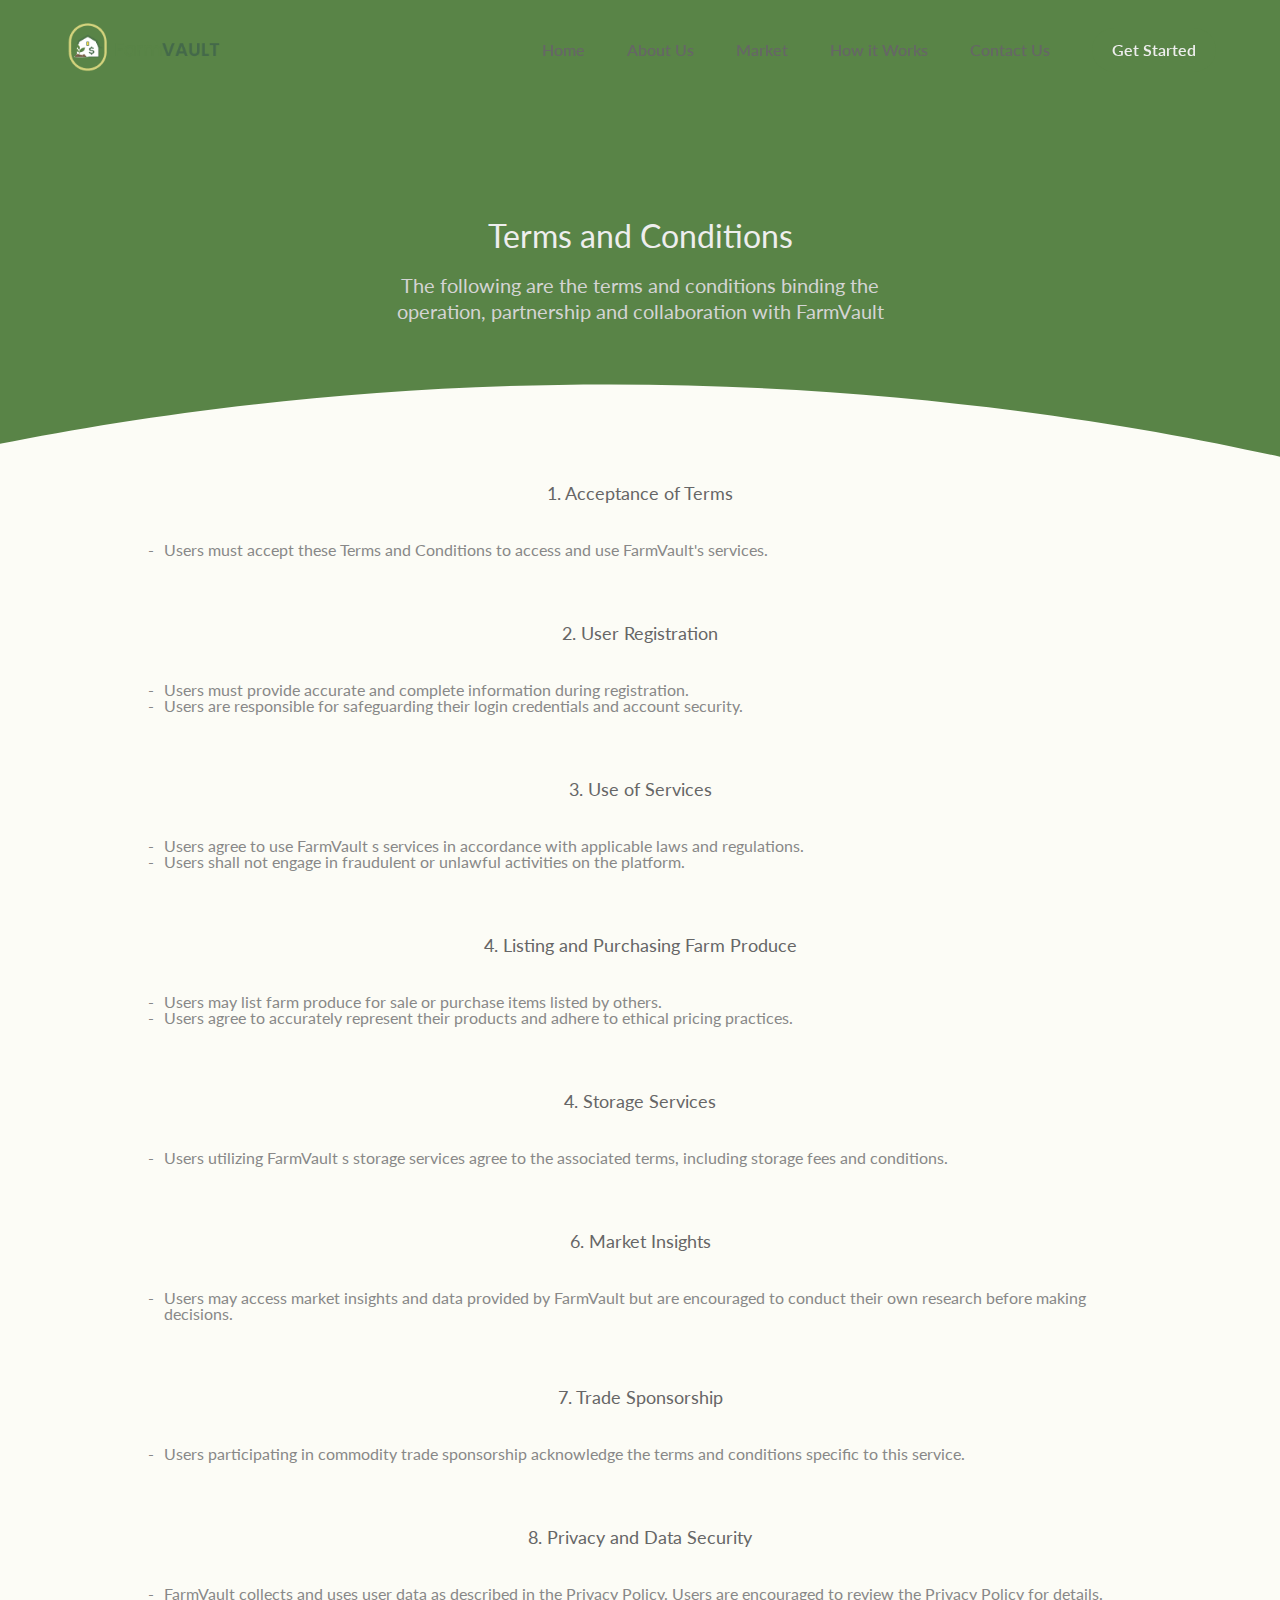
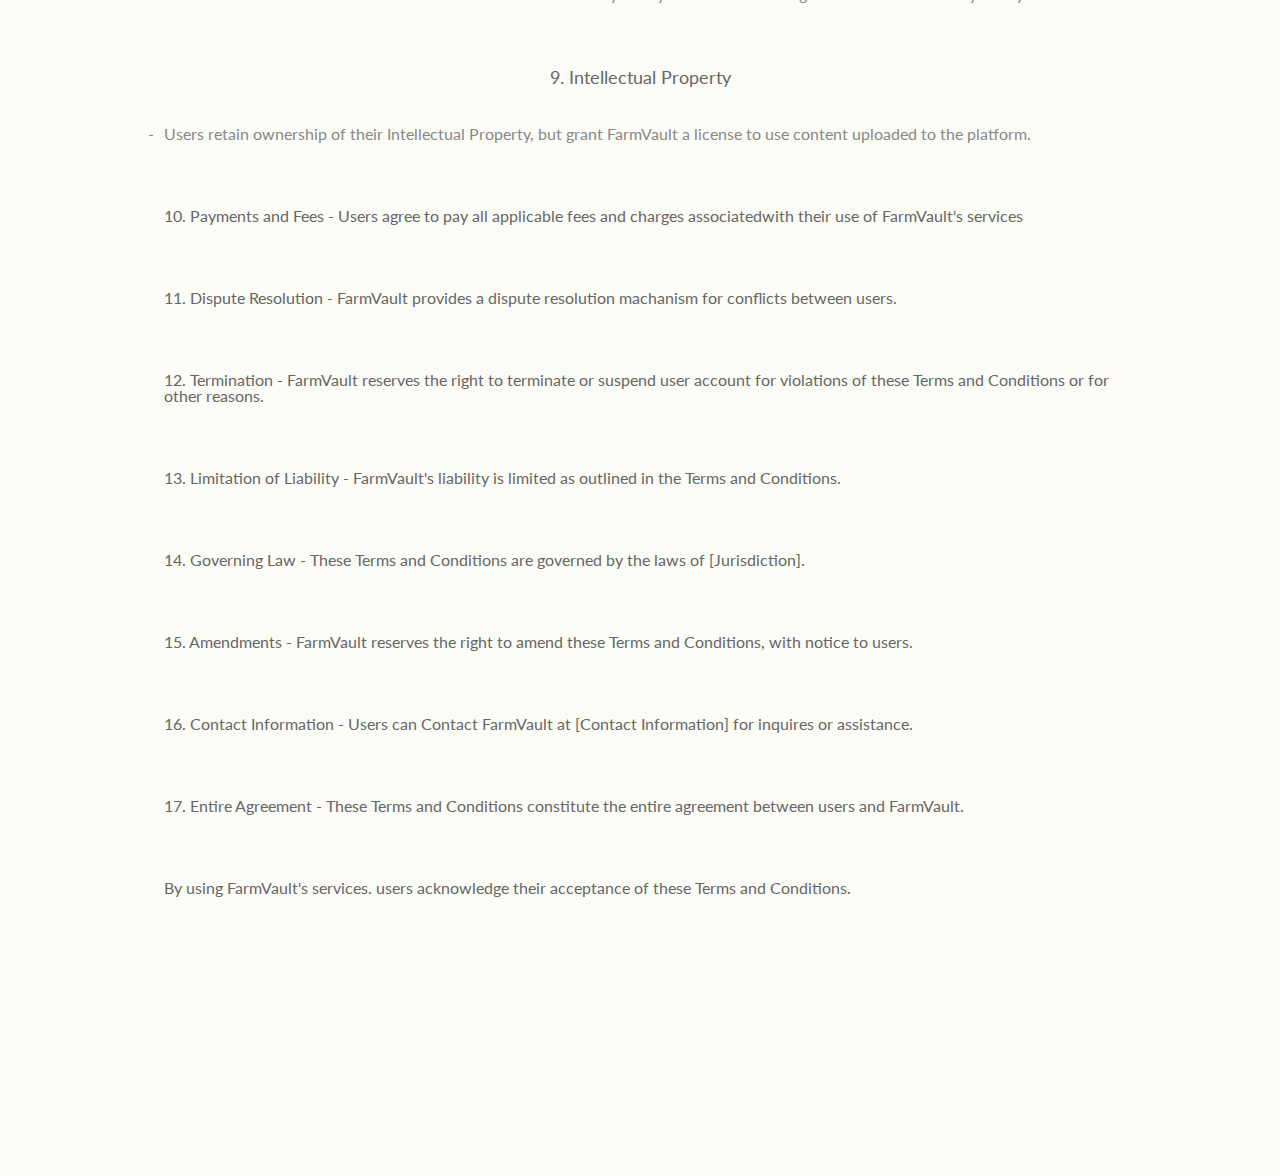
<file: terms-and-conditions.html>
<!DOCTYPE html>
<html lang="en">
<head>
    <meta charset="UTF-8">
    <meta name="viewport" content="width=device-width, initial-scale=1.0">
    <meta http-equiv="X-UA-Compatible" content="ie=edge">

    <link rel='stylesheet' href='https://cdn-uicons.flaticon.com/uicons-regular-rounded/css/uicons-regular-rounded.css'>
    <link rel='stylesheet' href='https://cdn-uicons.flaticon.com/uicons-solid-straight/css/uicons-solid-straight.css'>
    <link rel='stylesheet' href='https://cdn-uicons.flaticon.com/uicons-regular-straight/css/uicons-regular-straight.css'>
    <link rel="stylesheet" href="https://cdnjs.cloudflare.com/ajax/libs/font-awesome/6.4.0/css/all.min.css" integrity="sha512-iecdLmaskl7CVkqkXNQ/ZH/XLlvWZOJyj7Yy7tcenmpD1ypASozpmT/E0iPtmFIB46ZmdtAc9eNBvH0H/ZpiBw==" crossorigin="anonymous" referrerpolicy="no-referrer" />
    

    <!-- css styles -->
    <link rel="stylesheet" href="./css/general.css" />
    <link rel="stylesheet" href="./css/privacy.css" />
    <link rel="stylesheet" href="./css/query.css" />

    <!-- js scripts -->
    <script defer src="./js/menuBar.js"></script>
    <script defer src="./js/index.js"></script>

    <title>Farm Vault | Landing Page</title>
</head>
<body>
  <header class="header">
    <div class="header__container">
        <div class="header--logo">
            <img class="logo" src="./imgs/pngs/farm-vault-logo.png" alt="farm vault logo png" />
        </div>

        <nav class="navbar">
            <ul class="nav__list">
                <li class="nav__item">
                    <a href="#">Home</a>
                </li>
                <li class="nav__item">
                    <a href="about-us.html">About Us</a>
                </li>
                <li class="nav__item">
                    <a href="market.html">Market</a>
                </li>
                <li class="nav__item">
                    <a href="/how-it-works.html">How it Works</a>
                </li>
                <li class="nav__item">
                    <!-- <a href="/contact.html">Contact Us</a> -->
                    <a href="#">Contact Us</a>
                </li>
                <li class="nav__button">
                    <a href="#">Get Started</a>
                </li>
            </ul>


            <button class="navigation-controls">
                <i class="fa-solid fa-bars navigation-icon"></i>
            </button>
            <ul class="nav__list-m">
                <li class="nav__item">
                    <a href="index.html">Home</a>
                </li>
                <li class="nav__item">
                    <a href="about-us.html">About Us</a>
                </li>
                <li class="nav__item active">
                    <a href="#">Market</a>
                </li>
                <li class="nav__item">
                    <a href="/how-it-works.html">How it Works</a>
                </li>
                <li class="nav__item">
                    <!-- <a href="contact.html">Contact Us</a> -->
                    <a href="#">Contact Us</a>
                </li>
                <li class="nav__button">
                    <a href="#">Get Started</a>
                </li>
            </ul>
        </nav>
    </div>
  </header>

    <main>
        <section class="hero__section--others">
            <div class="others-section__container">
              <div class="other--hero">
                <span class="other-hero__title">
                  Terms and Conditions
                </span>
                <span class="other-hero__subtitle">
                  The following are the terms and conditions binding the
          operation, partnership and collaboration with FarmVault
                </span>
              </div>
            </div>
        </section>
        <section class="main__section">
            <div class="others-section__container">
              <div class="main__content">
                <span class="main__content--box">
                  <p class="main__heading">
                    1. Acceptance of Terms
                  </p>
                  <ul class="main__list">
                    <li>
                      Users must accept these Terms and Conditions to access and use FarmVault's services.
                    </li>
                  </ul>
                </span>
                <span class="main__content--box">
                  <p class="main__heading">
                    2. User Registration
                  </p>
                  <ul class="main__list">
                    <li>Users must provide accurate and complete information during registration.</li>
                    <li>Users are responsible for safeguarding their login credentials and account security.</li>
                  </ul>
                </span>
                <span class="main__content--box">
                  <p class="main__heading">
                    3. Use of Services
                  </p>
                  <ul class="main__list">
                    <li>Users agree to use FarmVault s services in accordance with applicable laws and regulations.</li>
                    <li>Users shall not engage in fraudulent or unlawful activities on the platform.</li>
                  </ul>
                </span>
                <span class="main__content--box">
                  <p class="main__heading">
                    4. Listing and Purchasing Farm Produce
                  </p>
                  <ul class="main__list">
                    <li>Users may list farm produce for sale or purchase items listed by others.</li>
                    <li>Users agree to accurately represent their products and adhere to ethical pricing practices.</li>
                  </ul>
                </span>
                <span class="main__content--box">
                  <p class="main__heading">
                    4. Storage Services
                  </p>
                  <ul class="main__list">
                    <li>
                      Users utilizing FarmVault s storage services agree to the associated terms, including storage fees and conditions.
                    </li>
                  </ul>
                </span>
                <span class="main__content--box">
                  <p class="main__heading">
                    6. Market Insights
                  </p>
                  <ul class="main__list">
                    <li>
                      Users may access market insights and data provided by FarmVault but are encouraged to conduct their own research before making decisions.
                    </li>
                  </ul>
                </span>
                <span class="main__content--box">
                  <p class="main__heading">
                    7. Trade Sponsorship
                  </p>
                  <ul class="main__list">
                    <li>
                      Users participating in commodity trade sponsorship acknowledge the terms and conditions specific to this service.
                    </li>
                  </ul>
                </span>
                <span class="main__content--box">
                  <p class="main__heading">
                    8. Privacy and Data Security
                  </p>
                  <ul class="main__list">
                    <li>
                      FarmVault collects and uses user data as described in the Privacy Policy. Users are encouraged to review the Privacy Policy for details.
                    </li>
                  </ul>
                </span>
                <span class="main__content--box">
                  <p class="main__heading">
                    9. Intellectual Property
                  </p>
                  <ul class="main__list">
                    <li>
                     Users retain ownership of their Intellectual Property, but grant FarmVault a license to use content uploaded to the platform.
                    </li>
                  </ul>
                </span>
                <span class="main__content--box">
                  <p>
                    10. Payments and Fees <span class="main__right-text">- Users agree to pay all applicable fees and charges associatedwith their use of FarmVault's services</span>
                  </p>
                </span>
                <span class="main__content--box">
                  <p>
                    11. Dispute Resolution <span class="main__right-text">- FarmVault provides a dispute resolution machanism for conflicts between users.</span>
                  </p>
                </span>
                <span class="main__content--box">
                  <p>
                    12. Termination <span class="main__right-text">- FarmVault reserves the right to terminate or suspend user account for violations of these Terms and Conditions or for other reasons.</span>
                  </p>
                </span>
                <span class="main__content--box">
                  <p>
                    13. Limitation of Liability <span class="main__right-text">- FarmVault's liability is limited as outlined in the Terms and Conditions.</span>
                  </p>
                </span>
                <span class="main__content--box">
                  <p>
                    14. Governing Law <span class="main__right-text">- These Terms and Conditions are governed by the laws of [Jurisdiction].</span>
                  </p>
                </span>
                <span class="main__content--box">
                  <p>
                    15. Amendments <span class="main__right-text">- FarmVault reserves the right to amend these Terms and Conditions, with notice to users.</span>
                  </p>
                </span>
                <span class="main__content--box">
                  <p>
                    16. Contact Information <span class="main__right-text">- Users can Contact FarmVault at [Contact Information] for inquires or assistance.</span>
                  </p>
                </span>
                <span class="main__content--box">
                  <p>
                    17. Entire Agreement <span class="main__right-text">- These Terms and Conditions constitute the entire agreement between users and FarmVault.</span>
                  </p>
                </span>
                <span class="main__last-text">
                  <p>
                    By using FarmVault's services. users acknowledge their acceptance of these Terms and Conditions.
                  </p>
                </span>
              </div>
            </div>
        </section>
        <section class="contact-section">
        
        </section>
    </main>
</body>
</html>
</file>
<file: css/general.css>
/* ============================= */
/* COMMENTS AND WEBSITE SYSTEM */
/* ============================= */
/* 

--- 01 TYPOGRAPHY
- font size system (rem):
    1rem / 1.2rem / 1.4rem / 1.6rem / 1.8rem / 2rem / 2.4rem / 3rem / 3.6rem / 4.4rem / 5.2rem / 6.2rem / 7.4rem / 8.6rem / 9.8rem

- line height
default: 1
h1: 1.1
h2: 1.25
h3: 1.3
paragraph: 1.6

- font weight
default: 400
medium: 500
semi-bold: 600
bold: 700

- letter spacing
0.75px
0.35px

--- 02 COLOR 
- main color: #598447
- tint: #d9d88c
- shades: 
- acsent: 
- greys: #333, #444, #666
- text: #


--- 05 SHADOW 

--- 06 BORDER-RADIUS
0.8rem
1rem

--- 07 WHITE-SPACE
- spacing system (px)
    2 / 4 / 8 / 12 / 16 / 24 / 32 / 48 / 64 / 80 / 96 / 128
*/
@import url('https://fonts.googleapis.com/css2?family=Lato:wght@300;400;500;600;700&display=swap');

* {
    padding: 0;
    margin: 0;
    box-sizing: border-box;
}

html {
    font-size: 62.5%;
    scroll-behavior: smooth;
}

body {
    font-family: 'Lato', sans-serif;
    font-size: 1.6rem;
    font-weight: 400;
    line-height: 1;
    color: #666;
    background-color: #fff;
    background-color: #d9d88c13
}

::-webkit-scrollbar {
    width: .8rem;
}
::-webkit-scrollbar-track {
    background: #f1f1f1; 
}
::-webkit-scrollbar-thumb {
    background: #ccc; 
    border-radius:10px;
}
::-webkit-scrollbar-thumb:hover {
    background: #eee; 
}

h1 { font-size: 3.2rem; }
h2 { font-size: 2.8rem; }
h3 { font-size: 2.2rem; }
h4 { font-size: 1.8rem; }

.section {
    padding: 8rem 0;
    position: relative;
}

.section__container {
    max-width: 115rem;
    margin: 0 auto;
    padding: 0 2.8rem;
}

a:link, a:visited {
    color: #555;
    text-decoration: none;
    transition: all .35s;
    display: inline-block;
}

ul {
    list-style: none;
}
button {
    display: inline-block;
    border: none;
    background-color: transparent;
    cursor: pointer;
}

.section__sub-heading {
    color: #999;
    font-size: 1.8rem;
    text-transform: uppercase;
    margin-bottom: 1.8rem;
}
.section__sub-heading, .section__heading {
    text-align: center;
}
.section__heading {
    font-size: 2.4rem;
    margin-bottom: 4.8rem;
}
.section__illustrations {
    height: 5.2rem;
    position: absolute;
}
i {
    display: flex;
}
.svg {
    height: 3rem;
}

/*  */
.header {
    height: 10rem;
    display: flex;
    justify-content: center;
    align-items: center;
    
    position: fixed;
    top: 0;
    left: 0;
    right: 0;
    background-color: transparent;
    z-index: 1000;
    transition: all .35s;
}
.nav-white li a {
    color: #fff;
}
.sticky {
    position: fixed;
    background-color: rgba(255, 255, 255, 0.95);
}
.sticky .nav__item a {
    color: #598447 !important;
}
.header__container {
    display: flex;
    align-items: center;
    justify-content: space-between;

    width: 90%;
    margin: 0 auto;
}
.navigation-controls {
    display: none;
    opacity: 0;
}
.header--logo .logo {
    height: 5.2rem;
}
.nav__list {
    display: flex;
    align-items: center;
    gap: 4.2rem;
}
.nav__item a {
    color: #666;
    font-size: 1.6rem;
    font-weight: 600;
    padding: 1.4rem 0;
    transition: all .5s ease-in-out;
    border-top: 2px solid transparent;
    border-bottom: 2px solid transparent;
}
.nav__item a:hover, .active a {
    border-top: 2px solid #598447d7;
    border-bottom: 2px solid #598447d7;
}
.nav__button a {
    padding: 1.4rem 2rem;
    background-color: #598447;
    color: #eee;
    border-radius: 100rem;
    font-weight: 600;
}

.heading__primary {
    font-size: 4.8rem;
    line-height: 1.2;
    font-weight: 600;
    letter-spacing: .5px;
    margin-bottom: 2.4rem;
}
.hero--extra {
    color: #598447be;
}
.hero__button {
    display: flex;
    align-items: center;
    gap: .8rem;
}
.hero__button, .cta .cta__button{
    background-color: #598447;
    color: #fff;
    font-weight: 500;
    font-size: 1.8rem;
    padding: 1.6rem 3.2rem;
    border-radius: 100rem;
}
.button__icon {
    height: 1.4rem;
}
.faq__section .section__heading, .testimonials__section .section__heading {
    width: 80%;
    margin: auto;
    line-height: 1.3;
}
.testimonials__section .section__heading {
    width: 60%;
}




/*  */
.contact-cta__section {
    background-image: linear-gradient(to bottom, #d9d88c07, #d9d88c34,  #59844751);
}
.contact__grid {
    display: grid;
    grid-template-columns: 1fr 1.4fr;
    gap: 8rem;
}
.contact__grid .section__heading, .contact__grid .section__sub-heading {
    text-align: left;
}
.contact__grid .section__heading {
    font-size: 2.6rem;
    margin-top: 1rem;
}
.contact__image {
    height: 100%;
    width: 100%;
}
/* .contact__content {} */
.contact--info {
    display: flex;
    flex-direction: column;
    gap: 1.8rem;
    margin-top: -2.4rem;
}
.contact-info-card {
    display: flex;
    /* align-items: center; */
    gap: 1.8rem;
}
.contact-info-card img {
    height: 2.8rem;
}
.info-content {
    display: flex;
    flex-direction: column;
    gap: 1rem;
}
.info--heading {
    font-size: 1.6rem;
    font-weight: 600;
    color: #555;
}
.contact-info-card .info--content address, .contact-info-card .info--content p, .contact-info-card .info--content a {
    font-size: 1.4rem;
    color: #666 !important;
}
/*  */
.cta {
    padding-top: 8rem;
    text-align: center;
}
.cta .section__sub-heading {
    font-size: 2.2rem;
}
.cta .section__heading {
    font-size: 3rem;
    width: 85%;
    margin: auto;
    line-height: 1.25;
    color: #555;
}
.cta .cta__button {
    margin-top: 1.8rem;
}


/*  */
.footer {
    padding: 6.4rem 0 0;
    color: #888;
}
.footer__grid {
    display: grid;
    grid-template-columns: 1.6fr 1fr 1fr 1fr;
    gap: 12rem;
    padding-bottom: 4.8rem;
    border-bottom: 1px solid #eee;
}
.footer__grid div:nth-child(1) {
    display: flex;
    flex-direction: column;
    gap: 1.2rem;
}
.footer__grid div:nth-child(1) p {
    line-height: 1.4;
}
.footer__grid span {
    display: flex;
    align-items: center;
    gap: 1.8rem;
}
.footer__grid span img {
    height: 3.6rem;
}
.footer__img {
    width: 4.8rem;
    margin: auto auto 1rem;
}
.list--heading {
    font-size: 2.2rem;
    color: #444;
    margin-bottom: 2.8rem;
}
.footer__grid ul {
    display: flex;
    flex-direction: column;
    gap: 1.24rem;
}
.footer__grid ul li a {
    color: #888;
}
.footer__grid ul li a:hover {
    color: #555;
}
.footer__end {
    padding: 1.8rem 0;
    text-align: center;
    color: #598447;
    font-weight: 600;
}




/*  */
.header.header--others {
    background-color: #ffffff87;
}
.others-section__container {
    max-width: 100rem;
    margin: 0 auto;
    padding: 0 2.4rem;
}
.hero__section--others {
    padding: 32rem 0 18rem;
    background-image: url('../imgs/svgs/curved-rect.svg');
    background-position: center;
    background-repeat: no-repeat;
    background-size: cover;
    transform: translateY(-10rem);
}
.other--hero, .privacy-hero {
    max-width: 50rem;
    display: flex;
    flex-direction: column;
    gap: 2rem;
    color: aliceblue;
    text-align: center;
    margin: 0 auto;
}
.other-hero__title {
    color: #eee;
    font-size: 3.2rem;
}
.other-hero__subtitle {
    color: #d4d4d4;
    font-size: 2rem;
    line-height: 1.3;
}
.main__section {
    padding: 8rem;
    transform: translateY(-20rem);
}
.section-main__heading {
    margin: 0 auto;
    text-align: center;
    width: 90%;
    font-size: 2rem;
    line-height: 1.2;
    margin-bottom: 4.8rem;
    color: #444;
}
.main__content {
    display: flex;
    flex-direction: column;
    gap: 1.8rem;
}
.main__heading {
    font-size: 1.8rem;
    color: #666;
    text-align: center;
    margin-bottom: 3rem;
}
.main__text, .main__content--box {
    display: flex;
    flex-direction: column;
    gap: 1rem;
    margin-bottom: 4.8rem;
}
.nav__list-m {
    display: none;
    opacity: 0;
}

/* .main--text, .main__item {
    color: #666;
    font-size: 1.4rem;
} */
.section__grid {
    display: grid;
}
.section__grid.grid--three {
    grid-template-columns: repeat(3, 1fr);
    gap: 6.8rem;
}

.contact__map {
    width: 100%;
}
.form-heading {
    text-align: center;
    margin: 0 auto 2.8rem;
}
.form {
    display: flex;
    flex-direction: column;
    gap: 2.4rem;
    margin-bottom: 3.6rem;
}                                                                                                                                                                                                                                                                                                                                                                                                                                                                                                                                                                                                                                                                                                                                                                                    
.form__item {
    display: flex;
    flex-direction: column;
    gap: .8rem;
}
input, textarea {
    padding: 1.4rem;
    border-radius: .6rem;
    border: none;
    background-color: rgba(184, 190, 217, 0.1);
}
.form__label {
    font-size: 1.4rem;
    padding-left: 1.4rem;
}
.form__select {
    border: 1px solid #eee;
    padding: 1.4rem;
    width: 60%;
    border-radius: .6rem;
}
/* .font__input {} */
.form__textarea {

}
textarea { resize: none;}
</file>
<file: css/privacy.css>
.main__text p, .main__list li {
    font-size: 1.6rem;
    color: #888;
}
.main__text .main__list {
    display: flex;
    flex-direction: column;
    gap:  1rem;
    list-style-type: disc;
    padding: 1rem;
}
  
.main__list li {
    list-style-type: none;
    position: relative;
}
  
.main__list li::before {
    content: "-";
    position: absolute;
    left: -1em;
}
</file>
<file: css/query.css>
/* 1130px === 130rem === 70.625em */

@media screen and (max-width: 70.625em) {}



/* 1030px === 103rem === 64.375em */
@media screen and (max-width: 64.375em) {
    .header__container {
        width: 100%;
        padding: 0 2.4rem;
    }
    .market-hero__section {
        background-color: #000;
        background-size: 100% 100%;
    }
    /* general style */
    .nav__list {
        gap: 2rem;
    }
    .trade__grid {
        gap: 4.2rem;
    }
    .about-hero--svg {
        height: 6rem;
        bottom: -3%;
    }
    .hero__section--others, .how-hero__section {}
    .hero__grid {
        gap: 4.2rem;
    }
    .heading__primary {
        font-size: 3.6rem;
    }
    .how-hero__grid {
        margin-top: 6rem;
    }
    .how-how-two__grid {
        gap: 4.8rem;
    }
    .footer .footer__grid {
        gap: 4.8rem;
    }
    .stat span {
        font-size: 4.2rem;
    }
    .trade-storage__section {
        overflow: hidden;
    }
    /* .trade-storage__section .section__container {
        padding: 0;
        width: 100%;
    } */
    .trade-storage__section .overflow {
        overflow: scroll;
        overflow-y: hidden;
    }
    .trade-storage__section .storage__grid {
        width: 100rem;
        justify-content: space-between;
    }
    .hero__grid--image {
        transform: translateY(.08rem);
        margin-bottom: 2rem !important;
    }

}




/* 900px === 90rem === 56.25em */
@media screen and (max-width: 56.25em) {
    .about-hero--svg {
        display: none;
    }
    .features__grid {
        grid-template-columns: repeat(3, 1fr);
    }
    .features-two__cards {
        row-gap: 4.2rem;
    }
    .features-two__cards .features__figure {
        display: flex;
        flex-direction: column;
        gap: 0;
    }
    .why__grid {
        gap: 5.2rem;
    }
    .grid--three {
        gap: 4.8rem;
    }
    .what__grid .what--figure {
        grid-row: initial;
        grid-column: initial;
    }
    .what__section .what__grid {
        grid-template-columns: 1fr 1fr 1fr;
        grid-template-rows: 1fr 1fr;
    }

}

/* 820px === 82rem === 51.25em */
@media screen and (max-width: 51.25em) {
    html {
        font-size: 56.25%;
    }
    .nav__list {
        gap: 1.2rem;
    }
    .mission__grid, .mission__text--box {
        gap: 4.2rem;
    }
    .how-how__figure-grid {
        display: flex;
        flex-direction: column;
        gap: 4.8rem;
    }
    .market-hero__section {
        padding: 16rem 0 8rem;
        background-image: linear-gradient(to bottom, #ffffffe5, 60%, transparent), url(../imgs/pngs/market-hero.png);
    }
    .market .section__heading {
        text-shadow: 0 0 4rem rgba(255, 255, 255, .8);
    }
    .team__section .overflow {
        overflow-x: scroll;
        overflow-y: hidden;
    }
    .team__section .section__container {
        max-width: 100%;
        padding: 0;
    }
    .team__cards {
        width: 110rem !important;
        display: flex;
        justify-content: space-between;
    }
    .about--stats {
        gap: 4.2rem;
    }
    .why__grid {
        gap: 2.8rem;
    }
    .why__grid .why__image-box {
        height: 35rem;
        overflow: hidden;
        border-radius: 1rem;
    }
    .why__grid .why__image {
        height: auto;
        overflow: hidden;
    }
    .testimonial__cards {
        display: grid;
        grid-template-columns: 1fr 1fr;
    }
    .why__text-content {
        gap: 0;
    }
    .why__stats {
        margin-left: 50%;
    }
    .what__grid {
        gap: 2.8rem;
    }
    .what--figure  {
        padding: 1.8rem;
    }
    .how-how__figure-image img {
        height: 40rem;
        width: 100%;
    }
    .storage__grid {
        display: flex;
        align-items: center;
        overflow: hidden;
    }
    .trade__grid, .section__grid.grid--three  {
        grid-template-columns: 1fr 1fr;
        gap: 6rem;
    }
    .how-how-two__section {
        padding-top: 2.8rem;
        margin-bottom: 15rem;
        max-width: 100% !important;
    }
    .how-how-two__grid {
        display: flex;
        flex-direction: column;
        gap: 3.2rem;
    }
    .how-how-two__figure span {
        gap: 2.4rem;
    }
    .how-how-two__figure p {
        color: #777;
    }
    .contact__grid {
        gap: 4.2rem;
    }
    .contact__image {
        height: 100%;
        width: 100%;
    }
    .about__grid {
        gap: 2.8rem;
    }
    .hero__grid {
        gap: 0;
    }
    .hero__grid--image {
        transform: translateY(.1rem);
    }
}
        
        
/* 700px === 70rem === 43.75em */
@media screen and (max-width: 43.75em) {
    html { font-size: 51%; }
    header .nav__list {
        display: none;
        opacity: 0;
    } 
    header .navigation-controls {
        font-size: 2.8rem !important;
        display: block;
        opacity: 1 !important;
        transition: all .35s;
    }
    .navigation-icon {
        color: #666;
    }
    header .nav__list-m { 
        display: flex;
        opacity: 1;
        flex-direction: column;
        gap: 2.4rem;

        position: absolute;
        top: 100%;
        right: 0%;
        width: 35rem;
        height: 100vh;
        background-color:#fff;
        border-bottom-right-radius: 1rem;
        border-bottom-left-radius: 1rem;
        padding: 2.4rem;
        z-index: 200;

        visibility: hidden;
        margin: 0 auto;
    }
    .nav__list-m { 
        padding: 4.8rem 3rem;
        width: 100%;
        align-items: flex-start;
    }
    header .nav__list-m .nav__item {
        border: none !important;
        padding: 0;
    }
    /* .features-two__image--box {
        display: flex;
        flex-direction: column;
    } */
    .market-hero__section .section__heading {
        max-width: 100%;
        line-height: 1.5;
    }
    .about__grid--text {
        width: 100%;
    }

    .cta .section__heading {
        width: 100%;
    }
    .footer__grid {
        grid-template-columns: 1.7fr 1fr 1fr;
    }
}
/* 600px === 60rem === 37.5em */
@media screen and (max-width: 37.5em) {
  
    .hero__section {
        background-position: 100%;
        background-size: cover;
        max-height: 100%;
    }
    .hero__grid {
        display: flex;
        flex-direction: column;
        align-items: center;
    }
    .hero__grid--image {
        width: 35rem;
        /* display: none; */
        margin-left: 0;
    }
    
    .section__heading {
        width: 100% !important;
    }
    .features__grid {
        gap: 6.8rem;
    }
    .features--button p {
        display: block;
    }
    .features__grid:hover, .features--button:hover {
        transition:none;
    }
    .features__grid:hover 
    .features--button:hover p {
        display: block;
    }
    .what__section .what__grid, .features__grid {
        grid-template-columns: 1fr 1fr;
    }
    .features-two {
        display: flex;
        flex-direction: column-reverse;
    }
    .features-two__image--box, .features-two__image {
        display: none;
        opacity: 0;
    }
    .features-two__section {
        background-image: linear-gradient(rgba(255, 255, 255, .8), rgba(255, 255, 255, .8)), url('../imgs/pngs/feature-two.png');
    }
    .mission__grid {
        grid-template-columns: 1fr;
    }
    .mission__text--box {
        gap: 2.4rem;
    }
    .mission__text--box span {
        gap: 1rem;
    }
    .about--stats {
        gap: 3.2rem;
    }
    .about__grid {
        display: flex;
        flex-direction: column-reverse;
        width: 100%;
    }
    .why__grid {
        display: flex;
        flex-direction: column;
    }
    .why__stats {
        margin: 0;
    }
    .testimonial__cards {
        grid-template-columns: 1fr;
    }
    .about__image {
        width: 80%;
    }
    .trade__grid {
        gap: 3.6rem;
    }
    .how-how__figure .how--svg {
        display: block;
        opacity: 0;
    }
    .how-how__figure-head h5 {
        margin-bottom: -1.2rem;
    }
    .contact__grid {
        grid-template-columns: 1fr;
    }
    .contact__image {
        width: 70%;
        margin: 0 auto;
    }
    .section__illustrations {
        display: none;
        opacity: 0;
    }
    .contact--info {
        gap: 2.4rem;
        margin-top: 2.4rem;
    }
    .why__text-content {
        gap: 2.4rem;
    }
    
}

/* 500px === 50rem === 31.25em */
@media screen and (max-width: 31.25em) {
    .how-hero__image-box img {
        position: static;
        transform: translate(0);
    }
    .market-hero__section {
        background-image: linear-gradient(to bottom, #ffffffe5, 80%, transparent), url(../imgs/pngs/market-hero.png);
    }
    .how-hero__image-box {
        display: none;
        opacity: 0;
    }
    .about-figure__section {
        border-radius: 0;
    }
    .what__grid, .section__grid.grid--three {
        gap: 2.8rem;
        grid-template-columns: 1fr !important;
    }
    .about--stats {
        display: grid;
        grid-template-columns: 1fr 1fr;
    }
    .how-hero__grid {
       display: inline-block;
       align-items: center;
       justify-content: center;
    }
    .how-how-two__section {
        margin-bottom: 35rem;
    }
    .how-how-two__figure span {
        display: flex;
        flex-direction: column;
        gap: 2.8rem;
        align-items: flex-start;
    }
    .trade__grid {
        grid-template-columns: 1fr;
        gap: 4.8rem;
    }
    .footer__grid {
        grid-template-columns: repeat(3, 1fr);
    }
    .footer__grid div:nth-child(1) {
        grid-row: 1 / 2;
        grid-column: 1 / -1;
    }
    .footer__img {
        margin: 0;
    }
}

/* 420px === 42rem === 26.25em */
@media screen and (max-width: 26.25em) {
    .how-how-two__figure span img{
        height: 3.6rem;
    }
    .footer__grid {
        display: flex;
        flex-direction: column;
    }
    .features__grid {
        gap: 2.4rem;
    }
}
</file>
